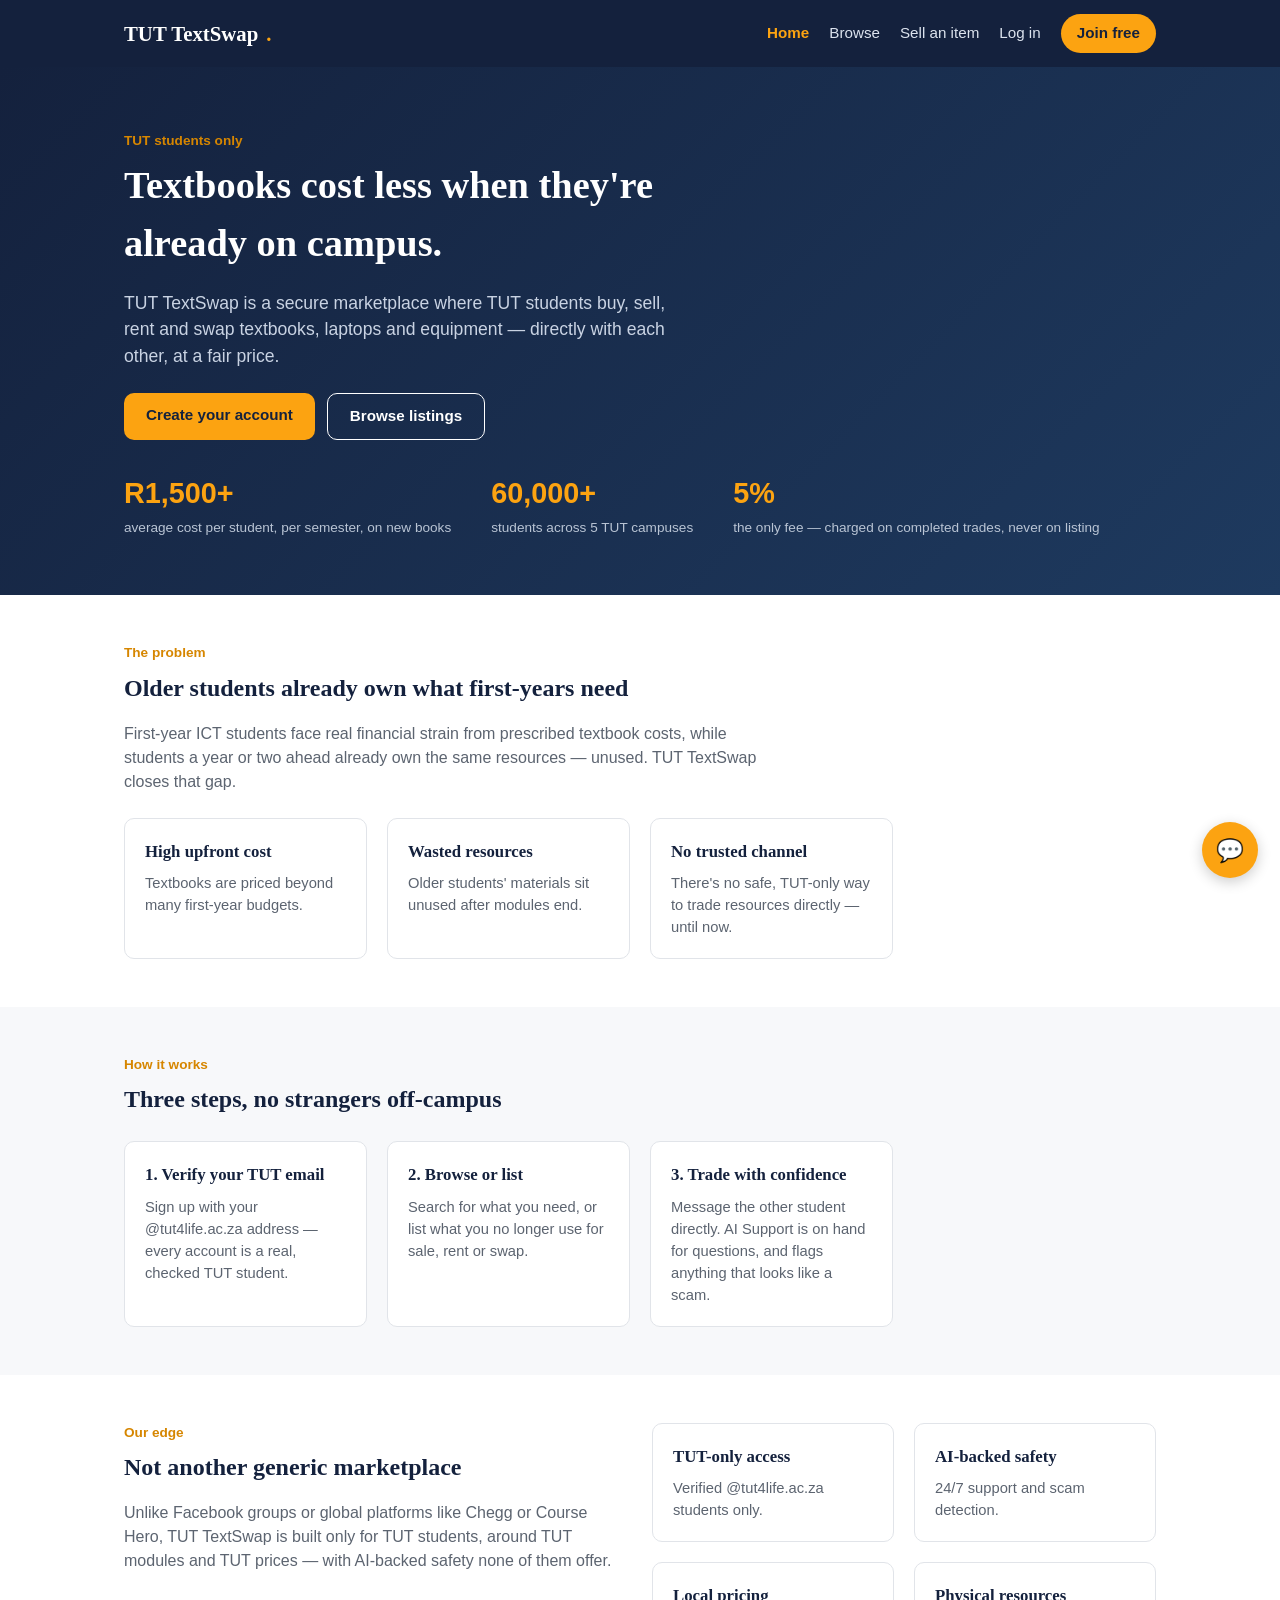
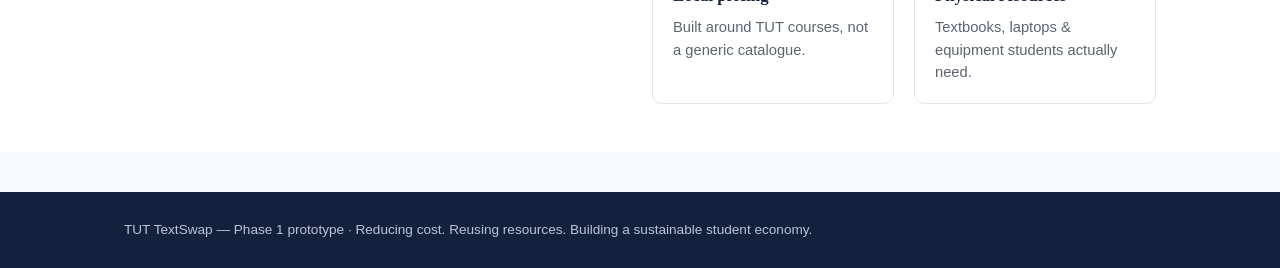
<file: index.html>
<!DOCTYPE html>
<html lang="en">
<head>
<meta charset="UTF-8">
<meta name="viewport" content="width=device-width, initial-scale=1">
<title>TUT TextSwap — Buy, sell, rent &amp; swap with TUT students</title>
<link rel="stylesheet" href="css/style.css">
</head>
<body>

<nav class="topnav">
  <div class="container">
    <div class="brand">TUT TextSwap<span class="dot">.</span></div>
    <div class="navlinks">
      <a href="index.html" class="active">Home</a>
      <a href="browse.html">Browse</a>
      <a href="sell.html">Sell an item</a>
      <span id="nav-user"></span>
      <a href="register.html" class="pill">Join free</a>
    </div>
  </div>
</nav>

<header class="hero">
  <div class="container">
    <div class="section-label">TUT students only</div>
    <h1>Textbooks cost less when they're already on campus.</h1>
    <p class="lead">TUT TextSwap is a secure marketplace where TUT students buy, sell, rent and swap textbooks, laptops and equipment — directly with each other, at a fair price.</p>
    <div style="margin-top:24px; display:flex; gap:12px; flex-wrap:wrap;">
      <a href="register.html" class="btn btn-primary">Create your account</a>
      <a href="browse.html" class="btn btn-outline">Browse listings</a>
    </div>
    <div class="stat-row">
      <div class="stat"><b>R1,500+</b><span>average cost per student, per semester, on new books</span></div>
      <div class="stat"><b>60,000+</b><span>students across 5 TUT campuses</span></div>
      <div class="stat"><b>5%</b><span>the only fee — charged on completed trades, never on listing</span></div>
    </div>
  </div>
</header>

<section class="alt">
  <div class="container">
    <div class="section-label">The problem</div>
    <h2>Older students already own what first-years need</h2>
    <p style="max-width:640px; color:var(--muted);">First-year ICT students face real financial strain from prescribed textbook costs, while students a year or two ahead already own the same resources — unused. TUT TextSwap closes that gap.</p>
    <div class="grid" style="margin-top:24px;">
      <div class="card"><h3>High upfront cost</h3><p>Textbooks are priced beyond many first-year budgets.</p></div>
      <div class="card"><h3>Wasted resources</h3><p>Older students' materials sit unused after modules end.</p></div>
      <div class="card"><h3>No trusted channel</h3><p>There's no safe, TUT-only way to trade resources directly — until now.</p></div>
    </div>
  </div>
</section>

<section>
  <div class="container">
    <div class="section-label">How it works</div>
    <h2>Three steps, no strangers off-campus</h2>
    <div class="grid" style="margin-top:24px;">
      <div class="card"><h3>1. Verify your TUT email</h3><p>Sign up with your @tut4life.ac.za address — every account is a real, checked TUT student.</p></div>
      <div class="card"><h3>2. Browse or list</h3><p>Search for what you need, or list what you no longer use for sale, rent or swap.</p></div>
      <div class="card"><h3>3. Trade with confidence</h3><p>Message the other student directly. AI Support is on hand for questions, and flags anything that looks like a scam.</p></div>
    </div>
  </div>
</section>

<section class="alt">
  <div class="container two-col">
    <div>
      <div class="section-label">Our edge</div>
      <h2>Not another generic marketplace</h2>
      <p style="color:var(--muted);">Unlike Facebook groups or global platforms like Chegg or Course Hero, TUT TextSwap is built only for TUT students, around TUT modules and TUT prices — with AI-backed safety none of them offer.</p>
    </div>
    <div class="grid" style="grid-template-columns:1fr 1fr;">
      <div class="card"><h3>TUT-only access</h3><p>Verified @tut4life.ac.za students only.</p></div>
      <div class="card"><h3>AI-backed safety</h3><p>24/7 support and scam detection.</p></div>
      <div class="card"><h3>Local pricing</h3><p>Built around TUT courses, not a generic catalogue.</p></div>
      <div class="card"><h3>Physical resources</h3><p>Textbooks, laptops &amp; equipment students actually need.</p></div>
    </div>
  </div>
</section>

<footer>
  <div class="container">
    TUT TextSwap — Phase 1 prototype · Reducing cost. Reusing resources. Building a sustainable student economy.
  </div>
</footer>

<button id="chat-toggle" aria-label="Open AI Support chat">💬</button>
<div id="chat-window">
  <div id="chat-header"><span>AI Support</span><button id="chat-close">✕</button></div>
  <div id="chat-log"></div>
  <form id="chat-form" style="display:flex;" >
    <div id="chat-input-row" style="display:flex; width:100%;">
      <input id="chat-input" type="text" placeholder="Ask a question…" autocomplete="off">
      <button type="button" id="chat-mic" title="Record a voice message">🎤</button>
      <button type="submit">Send</button>
    </div>
  </form>
</div>

<script src="js/firebase-config.js"></script>
<script src="js/db.js"></script>
<script src="js/app.js"></script>
</body>
</html>
</file>
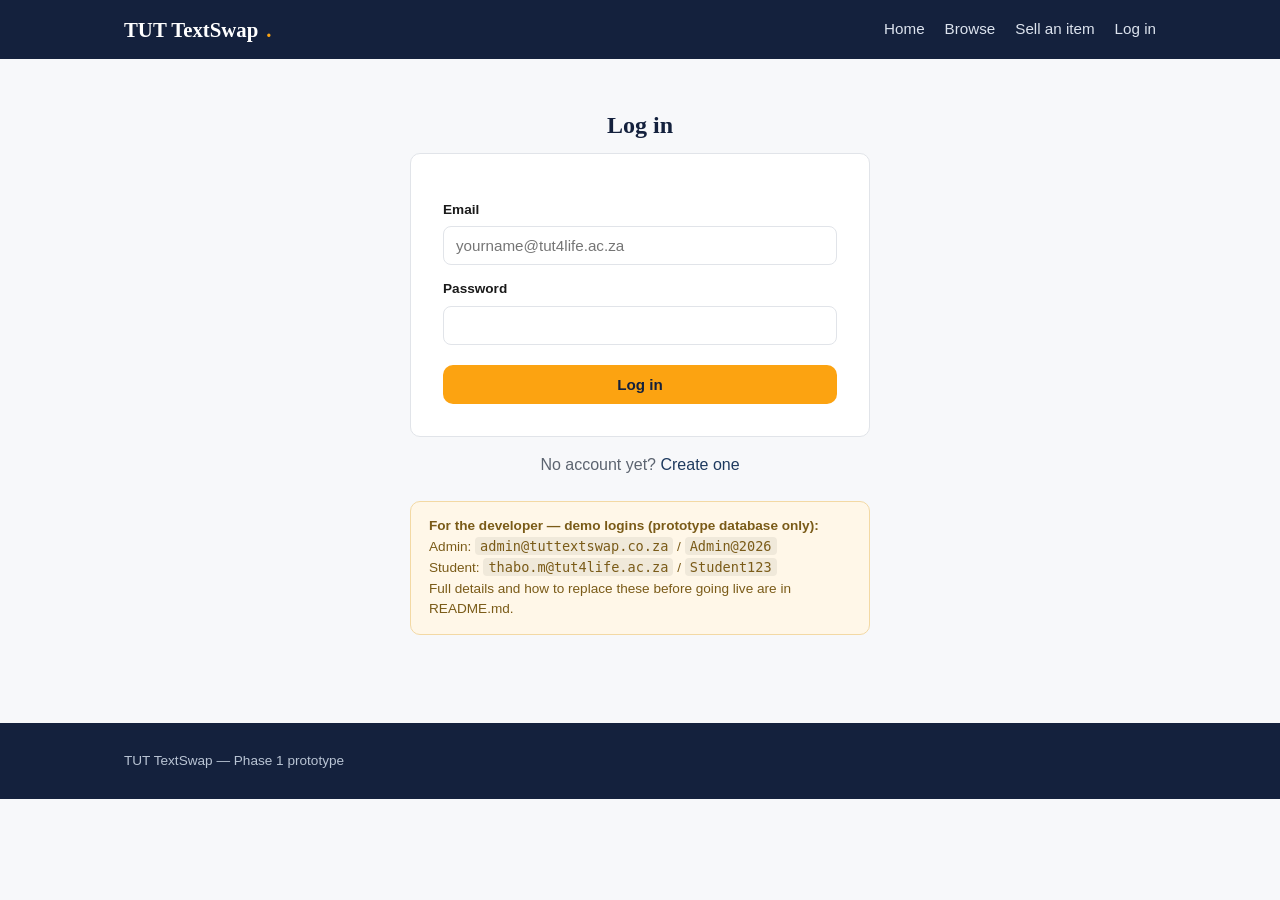
<file: admin.html>
<!DOCTYPE html>
<html lang="en">
<head>
<meta charset="UTF-8">
<meta name="viewport" content="width=device-width, initial-scale=1">
<title>Admin dashboard — TUT TextSwap</title>
<link rel="stylesheet" href="css/style.css">
</head>
<body>

<nav class="topnav">
  <div class="container">
    <div class="brand">TUT TextSwap<span class="dot">.</span></div>
    <div class="navlinks">
      <a href="index.html">Home</a>
      <a href="browse.html">Browse</a>
      <span id="nav-user"></span>
    </div>
  </div>
</nav>

<section>
  <div class="container">
    <h1>Admin dashboard</h1>
    <p style="color:var(--muted); margin-bottom:24px;">View platform reports, manage disputes, and flag suspicious users.</p>

    <div class="tabs">
      <button class="tab-btn active" data-tab="overview">Platform reports</button>
      <button class="tab-btn" data-tab="disputes">Disputes</button>
      <button class="tab-btn" data-tab="users">Users</button>
      <button class="tab-btn" data-tab="orders">Orders</button>
    </div>

    <div class="tab-panel active" id="tab-overview">
      <div class="grid">
        <div class="card"><h3 id="stat-users">0</h3><p>Registered students</p></div>
        <div class="card"><h3 id="stat-listings">0</h3><p>Active listings</p></div>
        <div class="card"><h3 id="stat-open">0</h3><p>Open disputes</p></div>
        <div class="card"><h3 id="stat-flagged">0</h3><p>Flagged users</p></div>
      </div>
    </div>

    <div class="tab-panel" id="tab-disputes">
      <table>
        <thead><tr><th>ID</th><th>Reporter</th><th>Reported user</th><th>Reason</th><th>Status</th><th></th></tr></thead>
        <tbody id="reports-table"></tbody>
      </table>
    </div>

    <div class="tab-panel" id="tab-users">
      <table>
        <thead><tr><th>Name</th><th>Email</th><th>Campus</th><th>Role</th><th>Status</th><th></th></tr></thead>
        <tbody id="users-table"></tbody>
      </table>
    </div>

    <div class="tab-panel" id="tab-orders">
      <table>
        <thead><tr><th>Order</th><th>Item</th><th>Type</th><th>Buyer</th><th>Seller</th><th>Amount</th><th>Platform fee</th></tr></thead>
        <tbody id="orders-table"></tbody>
      </table>
    </div>
  </div>
</section>

<footer>
  <div class="container">TUT TextSwap — Phase 1 prototype · Admin area</div>
</footer>

<script src="js/firebase-config.js"></script>
<script src="js/db.js"></script>
<script src="js/app.js"></script>
<script>
const session = DB.requireAdmin();

document.querySelectorAll(".tab-btn").forEach(btn => {
  btn.addEventListener("click", () => {
    document.querySelectorAll(".tab-btn").forEach(b => b.classList.remove("active"));
    document.querySelectorAll(".tab-panel").forEach(p => p.classList.remove("active"));
    btn.classList.add("active");
    document.getElementById("tab-" + btn.dataset.tab).classList.add("active");
  });
});

function renderStats() {
  const users = DB.getAllUsers();
  const listings = DB.getListings();
  const reports = DB.getReports();
  document.getElementById("stat-users").textContent = users.length;
  document.getElementById("stat-listings").textContent = listings.length;
  document.getElementById("stat-open").textContent = reports.filter(r => r.status === "open").length;
  document.getElementById("stat-flagged").textContent = users.filter(u => u.flagged).length;
}

function renderReports() {
  const reports = DB.getReports();
  const tbody = document.getElementById("reports-table");
  if (reports.length === 0) {
    tbody.innerHTML = `<tr><td colspan="6" class="empty-state">No reports filed.</td></tr>`;
    return;
  }
  tbody.innerHTML = reports.map(r => `
    <tr>
      <td>${r.id}</td>
      <td>${r.reporterEmail}</td>
      <td>${r.targetEmail}</td>
      <td>${r.reason}</td>
      <td class="${r.status === 'open' ? 'status-open' : 'status-resolved'}">${r.status}</td>
      <td>
        ${r.status === 'open' ? `<button class="btn btn-navy" style="padding:6px 12px; font-size:0.8rem;" onclick="resolveReport('${r.id}')">Resolve</button>
        <button class="btn btn-danger" style="padding:6px 12px; font-size:0.8rem;" onclick="flagUser('${r.targetEmail}')">Flag user</button>` : "—"}
      </td>
    </tr>`).join("");
}

function renderUsers() {
  const users = DB.getAllUsers();
  const tbody = document.getElementById("users-table");
  tbody.innerHTML = users.map(u => `
    <tr>
      <td>${u.name}</td>
      <td>${u.email}</td>
      <td>${u.campus}</td>
      <td>${u.role}</td>
      <td class="${u.flagged ? 'status-open' : 'status-resolved'}">${u.flagged ? 'Flagged' : 'Active'}</td>
      <td>
        ${u.role !== 'admin' ? (u.flagged
          ? `<button class="btn btn-navy" style="padding:6px 12px; font-size:0.8rem;" onclick="unflagUser('${u.email}')">Unflag</button>`
          : `<button class="btn btn-danger" style="padding:6px 12px; font-size:0.8rem;" onclick="flagUser('${u.email}')">Flag</button>`) : "—"}
      </td>
    </tr>`).join("");
}

function renderOrders() {
  const orders = DB.getOrders();
  const tbody = document.getElementById("orders-table");
  if (orders.length === 0) {
    tbody.innerHTML = `<tr><td colspan="7" class="empty-state">No orders yet.</td></tr>`;
    return;
  }
  tbody.innerHTML = orders.map(o => `
    <tr>
      <td>${o.id}</td>
      <td>${o.listingTitle}</td>
      <td>${o.listingType === 'rent' ? 'Rent' : 'Sale'}</td>
      <td>${o.buyerEmail}</td>
      <td>${o.sellerEmail}</td>
      <td>R${o.amount.toFixed(2)}</td>
      <td>R${o.platformFee.toFixed(2)}</td>
    </tr>`).join("");
}

function resolveReport(id) { DB.resolveReport(id); refresh(); }
function flagUser(email) { DB.flagUser(email); refresh(); }
function unflagUser(email) { DB.unflagUser(email); refresh(); }

function refresh() { renderStats(); renderReports(); renderUsers(); renderOrders(); }
document.addEventListener("DOMContentLoaded", refresh);
</script>
</body>
</html>
</file>
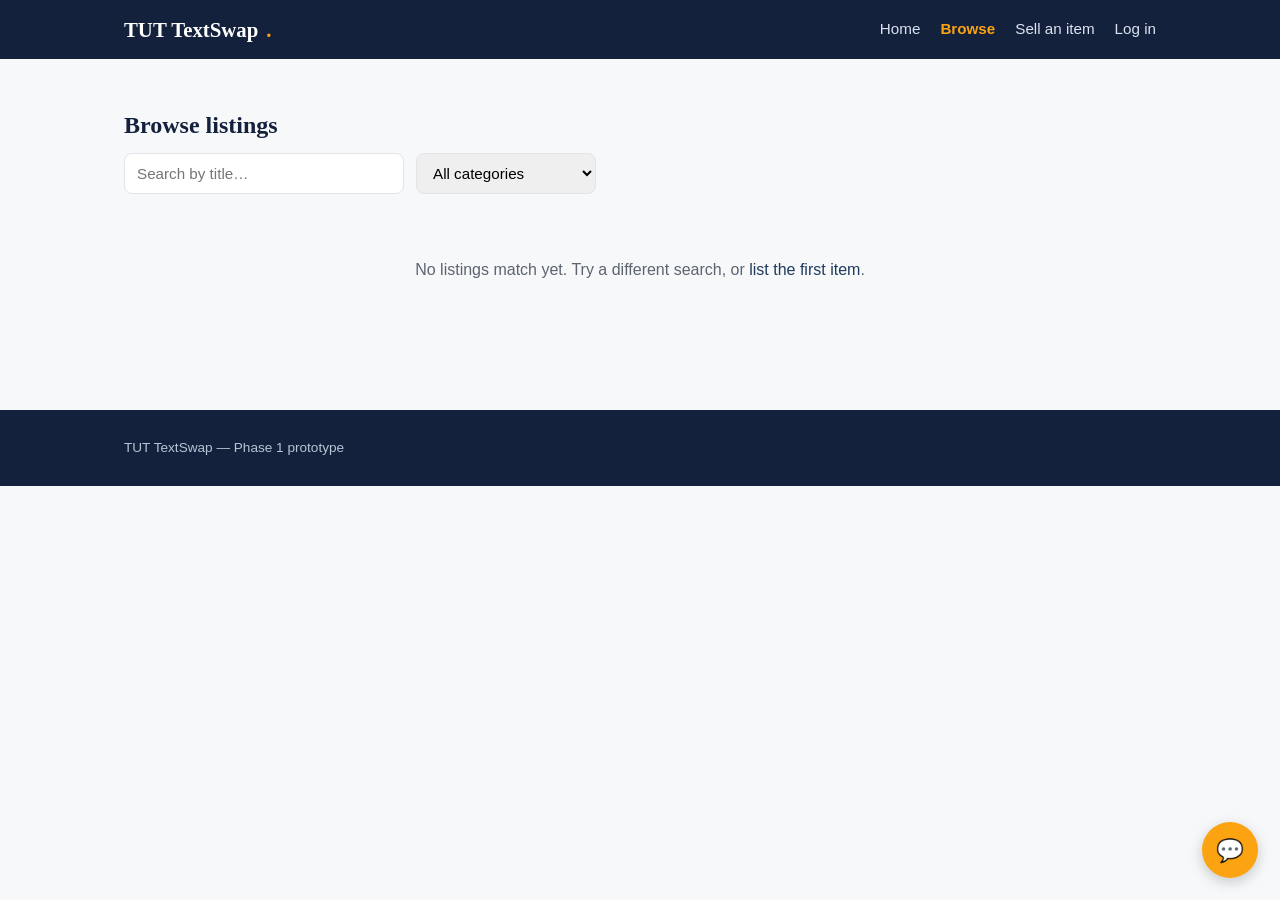
<file: browse.html>
<!DOCTYPE html>
<html lang="en">
<head>
<meta charset="UTF-8">
<meta name="viewport" content="width=device-width, initial-scale=1">
<title>Browse listings — TUT TextSwap</title>
<link rel="stylesheet" href="css/style.css">
</head>
<body>

<nav class="topnav">
  <div class="container">
    <div class="brand">TUT TextSwap<span class="dot">.</span></div>
    <div class="navlinks">
      <a href="index.html">Home</a>
      <a href="browse.html" class="active">Browse</a>
      <a href="sell.html">Sell an item</a>
      <span id="nav-user"></span>
    </div>
  </div>
</nav>

<section>
  <div class="container">
    <h1>Browse listings</h1>
    <div style="display:flex; gap:12px; flex-wrap:wrap; margin-bottom:24px;">
      <input id="search" type="text" placeholder="Search by title…" style="max-width:280px;">
      <select id="category-filter" style="max-width:180px;">
        <option value="">All categories</option>
        <option value="Textbook">Textbook</option>
        <option value="Equipment">Equipment</option>
        <option value="Laptop">Laptop</option>
      </select>
    </div>
    <div id="listings" class="grid"></div>
  </div>
</section>

<footer>
  <div class="container">TUT TextSwap — Phase 1 prototype</div>
</footer>

<button id="chat-toggle" aria-label="Open AI Support chat">💬</button>
<div id="chat-window">
  <div id="chat-header"><span>AI Support</span><button id="chat-close">✕</button></div>
  <div id="chat-log"></div>
  <form id="chat-form" style="display:flex;">
    <div id="chat-input-row" style="display:flex; width:100%;">
      <input id="chat-input" type="text" placeholder="Ask a question…" autocomplete="off">
      <button type="button" id="chat-mic" title="Record a voice message">🎤</button>
      <button type="submit">Send</button>
    </div>
  </form>
</div>

<script src="js/firebase-config.js"></script>
<script src="js/db.js"></script>
<script src="js/app.js"></script>
<script>
function typeIcon(type) {
  return { sale: "📘", rent: "📖", swap: "🔁" }[type] || "📦";
}

function renderListings() {
  const search = document.getElementById("search").value;
  const category = document.getElementById("category-filter").value;
  const listings = DB.getListings({ search, category });
  const wrap = document.getElementById("listings");

  if (listings.length === 0) {
    wrap.innerHTML = `<div class="empty-state" style="grid-column:1/-1;">No listings match yet. Try a different search, or <a href="sell.html">list the first item</a>.</div>`;
    return;
  }

  wrap.innerHTML = listings.map(l => {
    const seller = DB.getAllUsers().find(u => u.email === l.sellerEmail);
    const thumb = l.coverImage
      ? `<img class="listing-cover" src="${l.coverImage}" alt="${l.title} cover">`
      : `<div class="listing-thumb">${typeIcon(l.type)}</div>`;
    return `
      <div class="listing-card">
        ${thumb}
        <div class="listing-body">
          <span class="badge ${l.type === 'rent' ? 'rent' : l.type === 'sale' ? 'sale' : ''}">${l.type.toUpperCase()}</span>
          <h3>${l.title}</h3>
          <div class="listing-price">R${l.price}${l.type === 'rent' ? ' / semester' : ''}</div>
          <div class="listing-meta">${l.category} · listed by ${seller ? seller.name : 'a TUT student'} (${seller ? seller.campus : ''})</div>
          <p style="color:var(--muted); font-size:0.85rem;">${l.description}</p>
          ${l.type === 'swap'
            ? `<button class="btn btn-navy btn-block" style="margin-top:8px;" onclick="contactSeller('${l.sellerEmail}', '${l.title.replace(/'/g, "\\'")}')">Propose a swap</button>`
            : `<a class="btn btn-primary btn-block" style="margin-top:8px;" href="checkout.html?id=${l.id}">${l.type === 'rent' ? 'Rent now' : 'Buy now'} — R${l.price}</a>`}
        </div>
      </div>`;
  }).join("");
}

function contactSeller(email, title) {
  const session = DB.currentSession();
  if (!session) { alert("Log in first to contact a seller."); window.location.href = "login.html"; return; }
  alert(`In the full build, this opens a message thread with ${email} about "${title}". For now: an automated email would be sent to the seller, per the platform's IPO design.`);
}

document.getElementById("search").addEventListener("input", renderListings);
document.getElementById("category-filter").addEventListener("change", renderListings);
document.addEventListener("DOMContentLoaded", renderListings);
</script>
</body>
</html>
</file>
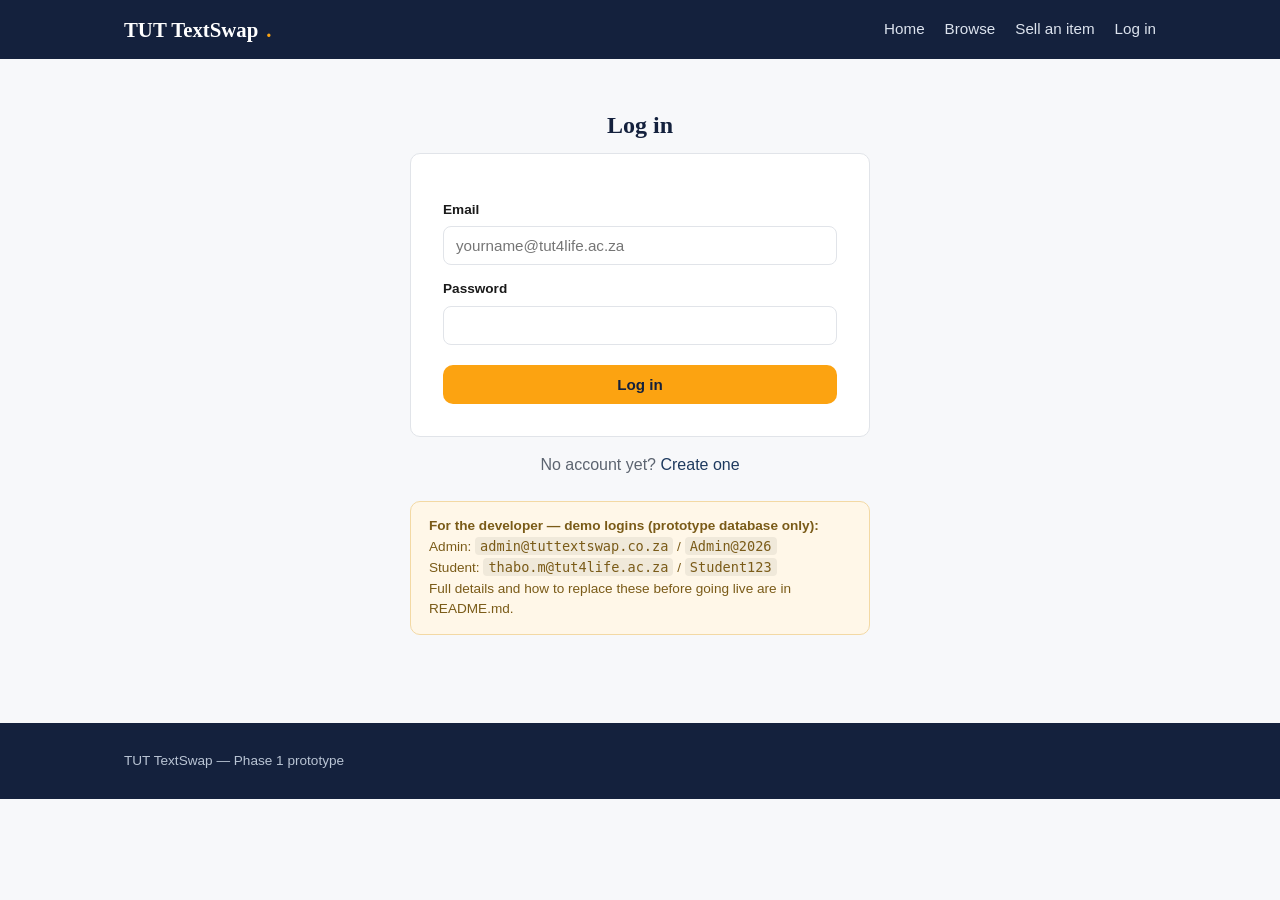
<file: checkout.html>
<!DOCTYPE html>
<html lang="en">
<head>
<meta charset="UTF-8">
<meta name="viewport" content="width=device-width, initial-scale=1">
<title>Checkout — TUT TextSwap</title>
<link rel="stylesheet" href="css/style.css">
<style>
  .order-summary { background: white; border: 1px solid var(--line); border-radius: var(--radius); padding: 20px; margin-bottom: 20px; }
  .order-summary .row { display: flex; justify-content: space-between; padding: 6px 0; font-size: 0.92rem; }
  .order-summary .row.total { border-top: 1px solid var(--line); margin-top: 8px; padding-top: 12px; font-weight: 700; font-size: 1.05rem; color: var(--navy); }
  .card-row { display: flex; gap: 10px; }
  .card-row > div { flex: 1; }
  .receipt-icon { font-size: 2.6rem; text-align: center; }
</style>
</head>
<body>

<nav class="topnav">
  <div class="container">
    <div class="brand">TUT TextSwap<span class="dot">.</span></div>
    <div class="navlinks">
      <a href="index.html">Home</a>
      <a href="browse.html">Browse</a>
      <a href="sell.html">Sell an item</a>
      <span id="nav-user"></span>
    </div>
  </div>
</nav>

<section>
  <div class="container" style="max-width:520px;">

    <div id="checkout-view">
      <h1 style="text-align:center;">Checkout</h1>
      <div id="order-summary" class="order-summary"></div>

      <form id="pay-form" class="form-card" style="max-width:100%;">
        <label for="card-name">Name on card</label>
        <input id="card-name" type="text" required placeholder="As printed on the card">

        <label for="card-number">Card number</label>
        <input id="card-number" type="text" required inputmode="numeric" maxlength="19" placeholder="4242 4242 4242 4242">

        <div class="card-row">
          <div>
            <label for="card-expiry">Expiry</label>
            <input id="card-expiry" type="text" required maxlength="5" placeholder="MM/YY">
          </div>
          <div>
            <label for="card-cvc">CVC</label>
            <input id="card-cvc" type="text" required maxlength="4" placeholder="123">
          </div>
        </div>

        <button id="pay-btn" type="submit" class="btn btn-primary btn-block" style="margin-top:20px;">Pay now</button>
        <div id="form-msg" class="form-msg"></div>
        <div class="help-text" style="text-align:center; margin-top:10px;">This is a prototype — no real card is charged. Any 16-digit number works.</div>
      </form>
    </div>

    <div id="receipt-view" class="form-card" style="display:none;">
      <div class="receipt-icon">✅</div>
      <h2 style="text-align:center;">Payment successful</h2>
      <div id="receipt-body"></div>
      <a href="browse.html" class="btn btn-navy btn-block" style="margin-top:20px;">Back to Browse</a>
    </div>

    <div id="empty-view" class="empty-state" style="display:none;"></div>
  </div>
</section>

<footer>
  <div class="container">TUT TextSwap — Phase 1 prototype</div>
</footer>

<script src="js/firebase-config.js"></script>
<script src="js/db.js"></script>
<script src="js/app.js"></script>
<script>
const session = DB.requireLogin();

const params = new URLSearchParams(window.location.search);
const listingId = params.get("id");
const listing = listingId ? DB.getListingById(listingId) : null;

const checkoutView = document.getElementById("checkout-view");
const emptyView = document.getElementById("empty-view");

function showEmpty(message) {
  checkoutView.style.display = "none";
  emptyView.style.display = "block";
  emptyView.textContent = message;
}

if (!listing) {
  showEmpty("That listing couldn't be found. It may have already been bought, rented, or removed.");
} else if (listing.status !== "active") {
  showEmpty(`"${listing.title}" is no longer available — it's already ${listing.status}.`);
} else if (listing.sellerEmail === session.email) {
  showEmpty("You can't buy or rent your own listing.");
} else if (listing.type === "swap") {
  showEmpty("Swaps are arranged directly with the seller rather than paid for — use \"Contact seller\" on the listing instead.");
} else {
  const isRent = listing.type === "rent";
  const fee = Math.round(listing.price * 0.05 * 100) / 100;
  document.getElementById("order-summary").innerHTML = `
    <div class="row"><span>${listing.title}</span><span>${isRent ? "Rent (1 semester)" : "Purchase"}</span></div>
    <div class="row"><span>Item price</span><span>R${listing.price.toFixed(2)}</span></div>
    <div class="row"><span>Platform fee (5%)</span><span>R${fee.toFixed(2)} <span style="color:var(--muted);">(included)</span></span></div>
    <div class="row total"><span>Total due today</span><span>R${listing.price.toFixed(2)}</span></div>
  `;
  document.getElementById("pay-btn").textContent = isRent ? `Pay R${listing.price.toFixed(2)} & rent` : `Pay R${listing.price.toFixed(2)} & buy`;
}

// Auto-formats the card number into groups of 4 as the student types
document.getElementById("card-number").addEventListener("input", (e) => {
  e.target.value = e.target.value.replace(/[^\d]/g, "").replace(/(.{4})/g, "$1 ").trim().slice(0, 19);
});
// Auto-formats the expiry into MM/YY
document.getElementById("card-expiry").addEventListener("input", (e) => {
  let v = e.target.value.replace(/[^\d]/g, "").slice(0, 4);
  if (v.length > 2) v = v.slice(0, 2) + "/" + v.slice(2);
  e.target.value = v;
});

document.getElementById("pay-form").addEventListener("submit", function (e) {
  e.preventDefault();
  const msg = document.getElementById("form-msg");
  const payBtn = document.getElementById("pay-btn");
  payBtn.disabled = true;
  payBtn.textContent = "Processing…";

  // Simulates the short delay of a real payment gateway round-trip
  setTimeout(() => {
    const result = DB.payForListing({
      listingId: listing.id,
      buyerEmail: session.email,
      cardName: document.getElementById("card-name").value,
      cardNumber: document.getElementById("card-number").value,
      expiry: document.getElementById("card-expiry").value,
      cvc: document.getElementById("card-cvc").value
    });

    if (!result.ok) {
      msg.textContent = result.error;
      msg.className = "form-msg show error";
      payBtn.disabled = false;
      payBtn.textContent = isRentLabel();
      return;
    }

    const o = result.order;
    document.getElementById("checkout-view").style.display = "none";
    document.getElementById("receipt-view").style.display = "block";
    document.getElementById("receipt-body").innerHTML = `
      <div class="order-summary">
        <div class="row"><span>Order</span><span>${o.id}</span></div>
        <div class="row"><span>Item</span><span>${o.listingTitle}</span></div>
        <div class="row"><span>Paid with card ending</span><span>•••• ${o.cardLast4}</span></div>
        <div class="row total"><span>Total paid</span><span>R${o.amount.toFixed(2)}</span></div>
      </div>
      <p style="text-align:center; color:var(--muted); font-size:0.88rem;">The seller receives R${o.sellerPayout.toFixed(2)} after TUT TextSwap's 5% fee. ${o.listingType === "rent" ? "Arrange collection and the return date directly with the seller." : "Arrange collection directly with the seller."}</p>
    `;
  }, 700);
});

function isRentLabel() {
  return listing.type === "rent" ? `Pay R${listing.price.toFixed(2)} & rent` : `Pay R${listing.price.toFixed(2)} & buy`;
}
</script>
</body>
</html>
</file>
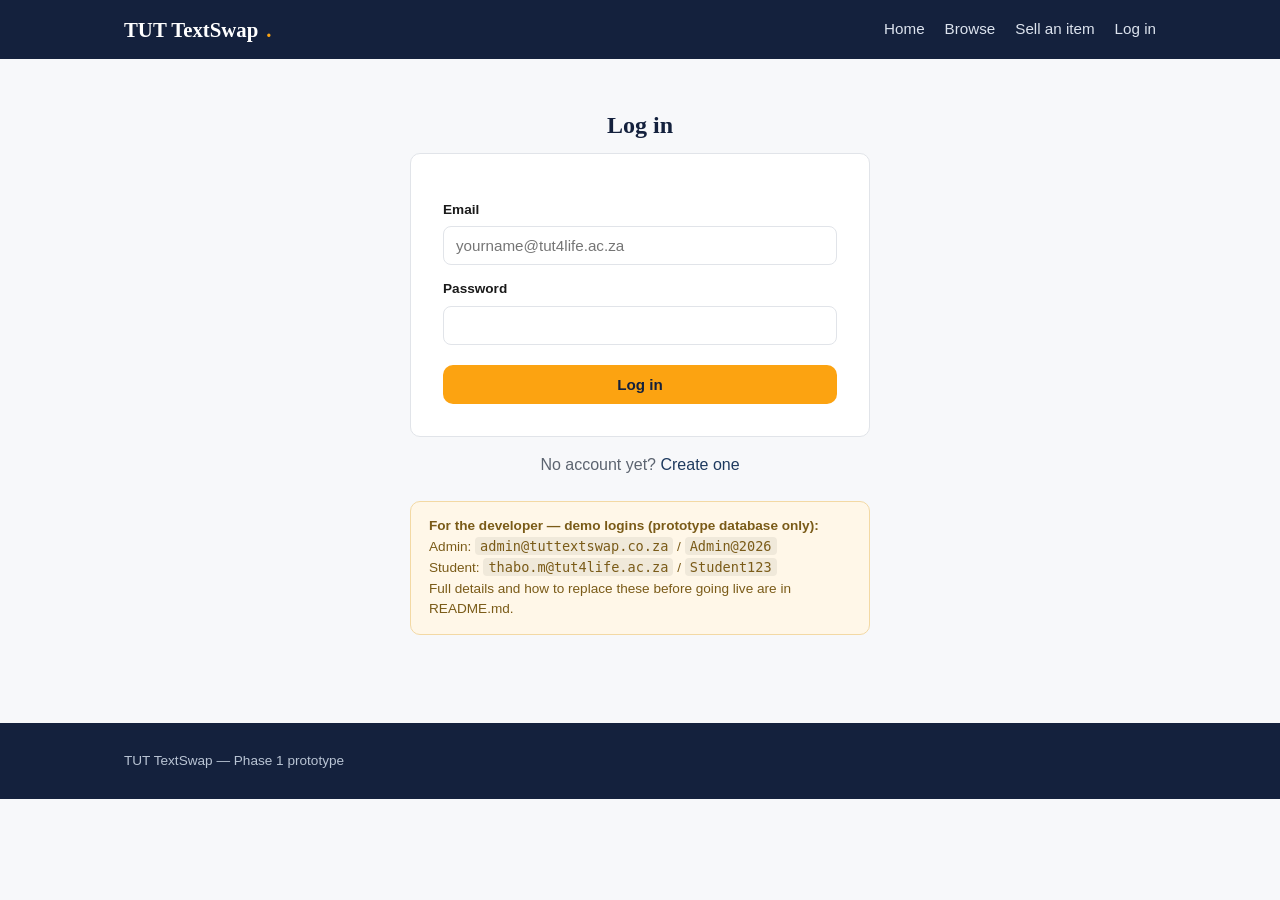
<file: login.html>
<!DOCTYPE html>
<html lang="en">
<head>
<meta charset="UTF-8">
<meta name="viewport" content="width=device-width, initial-scale=1">
<title>Log in — TUT TextSwap</title>
<link rel="stylesheet" href="css/style.css">
</head>
<body>

<nav class="topnav">
  <div class="container">
    <div class="brand">TUT TextSwap<span class="dot">.</span></div>
    <div class="navlinks">
      <a href="index.html">Home</a>
      <a href="browse.html">Browse</a>
      <a href="sell.html">Sell an item</a>
      <span id="nav-user"></span>
    </div>
  </div>
</nav>

<section>
  <div class="container">
    <h1 style="text-align:center;">Log in</h1>
    <form id="login-form" class="form-card">
      <label for="email">Email</label>
      <input id="email" type="email" required placeholder="yourname@tut4life.ac.za">

      <label for="password">Password</label>
      <input id="password" type="password" required>

      <button type="submit" class="btn btn-primary btn-block" style="margin-top:20px;">Log in</button>
      <div id="form-msg" class="form-msg"></div>
    </form>

    <p style="text-align:center; margin-top:16px; color:var(--muted);">No account yet? <a href="register.html">Create one</a></p>

    <div class="note-box" style="max-width:460px; margin:24px auto 0;">
      <strong>For the developer — demo logins (prototype database only):</strong><br>
      Admin: <code>admin@tuttextswap.co.za</code> / <code>Admin@2026</code><br>
      Student: <code>thabo.m@tut4life.ac.za</code> / <code>Student123</code><br>
      Full details and how to replace these before going live are in README.md.
    </div>
  </div>
</section>

<footer>
  <div class="container">TUT TextSwap — Phase 1 prototype</div>
</footer>

<script src="js/firebase-config.js"></script>
<script src="js/db.js"></script>
<script src="js/app.js"></script>
<script>
document.getElementById("login-form").addEventListener("submit", function (e) {
  e.preventDefault();
  const msg = document.getElementById("form-msg");
  const result = DB.login(
    document.getElementById("email").value.trim(),
    document.getElementById("password").value
  );
  if (result.ok) {
    window.location.href = result.user.role === "admin" ? "admin.html" : "browse.html";
  } else {
    msg.textContent = result.error;
    msg.className = "form-msg show error";
  }
});
</script>
</body>
</html>
</file>
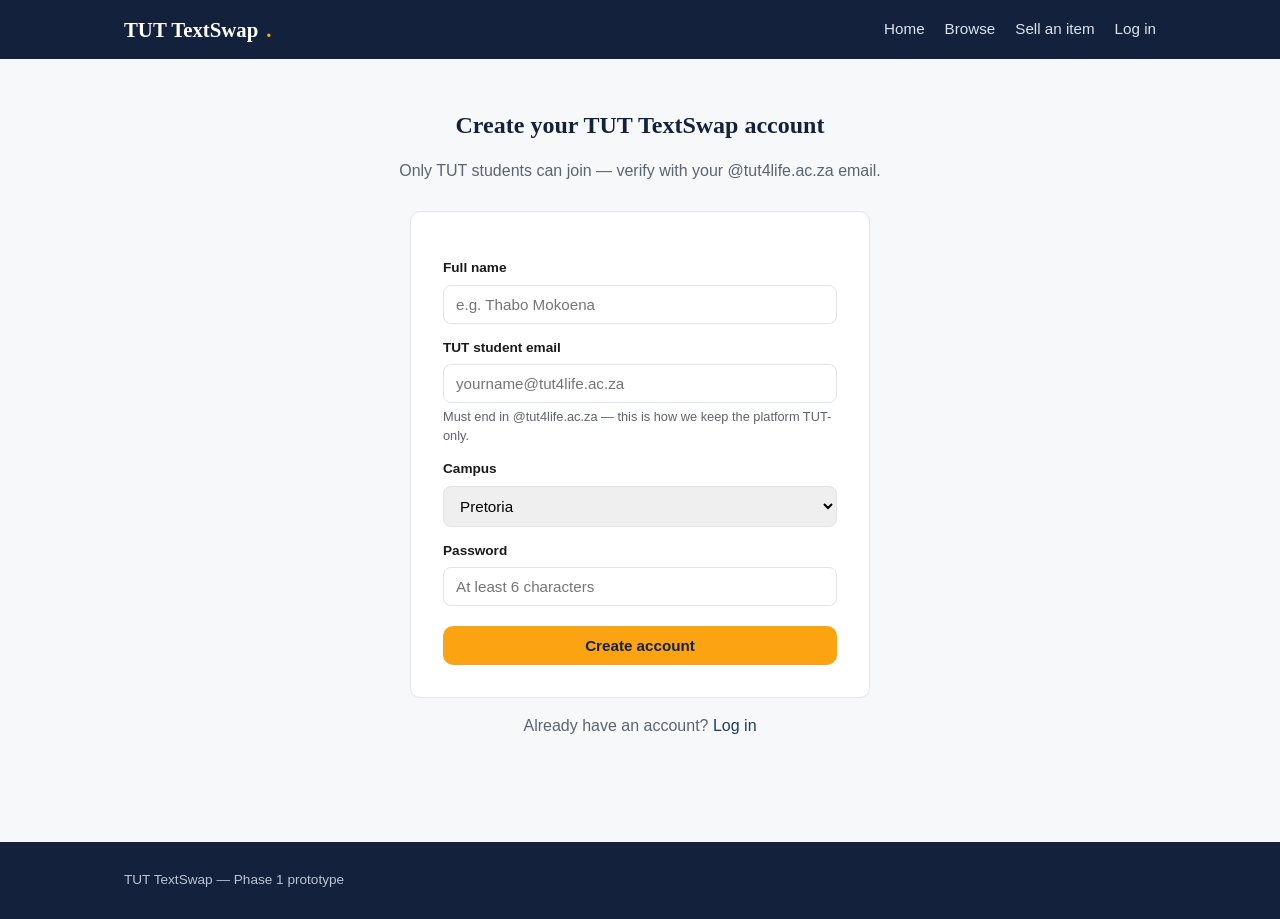
<file: register.html>
<!DOCTYPE html>
<html lang="en">
<head>
<meta charset="UTF-8">
<meta name="viewport" content="width=device-width, initial-scale=1">
<title>Create your account — TUT TextSwap</title>
<link rel="stylesheet" href="css/style.css">
</head>
<body>

<nav class="topnav">
  <div class="container">
    <div class="brand">TUT TextSwap<span class="dot">.</span></div>
    <div class="navlinks">
      <a href="index.html">Home</a>
      <a href="browse.html">Browse</a>
      <a href="sell.html">Sell an item</a>
      <span id="nav-user"></span>
    </div>
  </div>
</nav>

<section>
  <div class="container">
    <h1 style="text-align:center;">Create your TUT TextSwap account</h1>
    <p style="text-align:center; color:var(--muted); margin-bottom:28px;">Only TUT students can join — verify with your @tut4life.ac.za email.</p>

    <form id="register-form" class="form-card">
      <label for="name">Full name</label>
      <input id="name" type="text" required placeholder="e.g. Thabo Mokoena">

      <label for="email">TUT student email</label>
      <input id="email" type="email" required placeholder="yourname@tut4life.ac.za">
      <div class="help-text">Must end in @tut4life.ac.za — this is how we keep the platform TUT-only.</div>

      <label for="campus">Campus</label>
      <select id="campus" required>
        <option value="Pretoria">Pretoria</option>
        <option value="Soshanguve">Soshanguve</option>
        <option value="Ga-Rankuwa">Ga-Rankuwa</option>
        <option value="Mbombela">Mbombela</option>
        <option value="eMalahleni">eMalahleni</option>
      </select>

      <label for="password">Password</label>
      <input id="password" type="password" required minlength="6" placeholder="At least 6 characters">

      <button type="submit" class="btn btn-primary btn-block" style="margin-top:20px;">Create account</button>
      <div id="form-msg" class="form-msg"></div>
    </form>

    <p style="text-align:center; margin-top:16px; color:var(--muted);">Already have an account? <a href="login.html">Log in</a></p>
  </div>
</section>

<footer>
  <div class="container">TUT TextSwap — Phase 1 prototype</div>
</footer>

<script src="js/firebase-config.js"></script>
<script src="js/db.js"></script>
<script src="js/app.js"></script>
<script>
document.getElementById("register-form").addEventListener("submit", function (e) {
  e.preventDefault();
  const msg = document.getElementById("form-msg");
  const result = DB.register({
    name: document.getElementById("name").value.trim(),
    email: document.getElementById("email").value.trim(),
    campus: document.getElementById("campus").value,
    password: document.getElementById("password").value
  });
  if (result.ok) {
    msg.textContent = "Account created! Redirecting to login…";
    msg.className = "form-msg show success";
    setTimeout(() => window.location.href = "login.html", 1200);
  } else {
    msg.textContent = result.error;
    msg.className = "form-msg show error";
  }
});
</script>
</body>
</html>
</file>
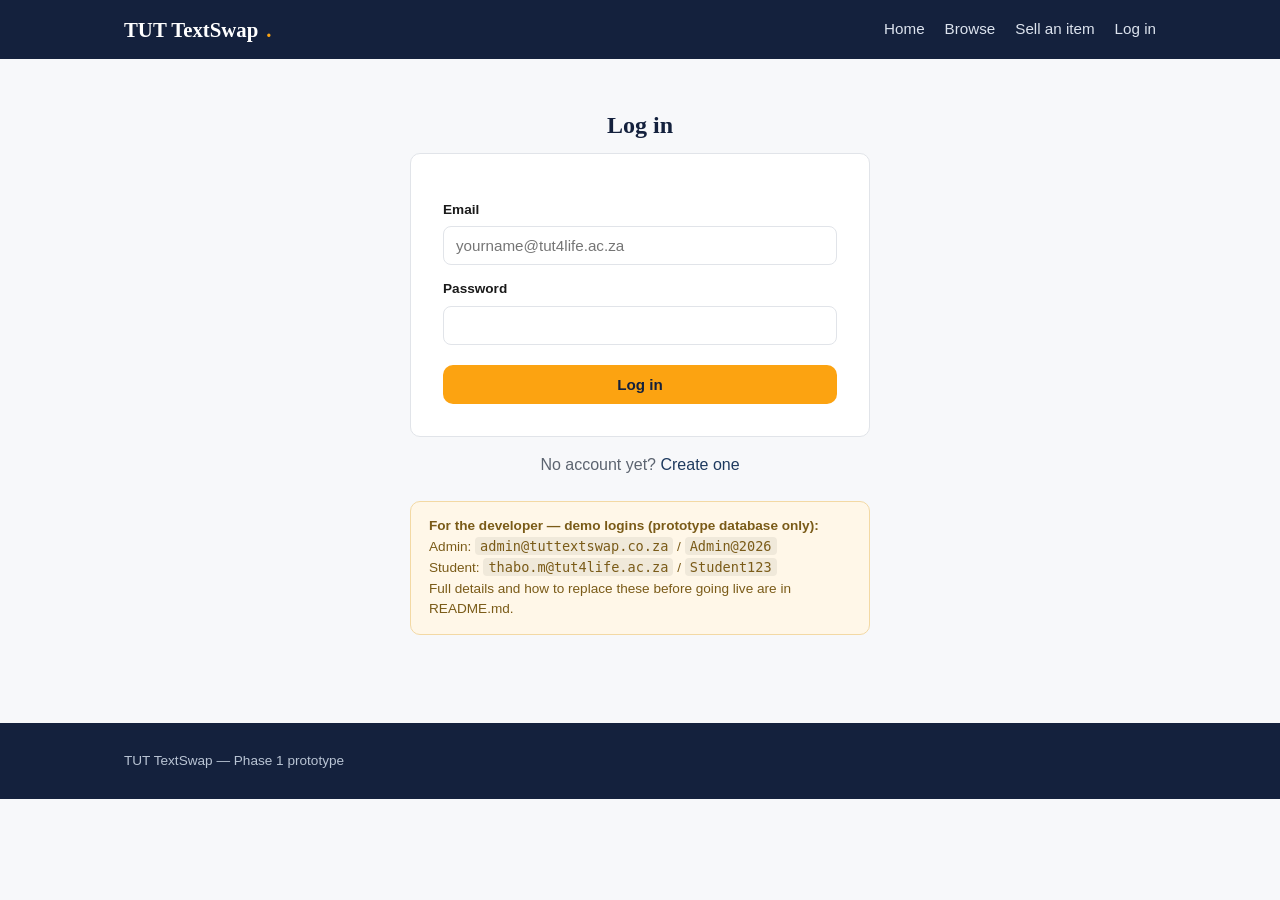
<file: sell.html>
<!DOCTYPE html>
<html lang="en">
<head>
<meta charset="UTF-8">
<meta name="viewport" content="width=device-width, initial-scale=1">
<title>Sell or rent an item — TUT TextSwap</title>
<link rel="stylesheet" href="css/style.css">
</head>
<body>

<nav class="topnav">
  <div class="container">
    <div class="brand">TUT TextSwap<span class="dot">.</span></div>
    <div class="navlinks">
      <a href="index.html">Home</a>
      <a href="browse.html">Browse</a>
      <a href="sell.html" class="active">Sell an item</a>
      <span id="nav-user"></span>
    </div>
  </div>
</nav>

<section>
  <div class="container">
    <h1 style="text-align:center;">List an item</h1>
    <p style="text-align:center; color:var(--muted); margin-bottom:28px;">Sell, rent out, or offer a swap on textbooks, laptops or equipment.</p>

    <form id="sell-form" class="form-card">
      <label for="title">Title</label>
      <input id="title" type="text" required placeholder="e.g. Programming Fundamentals (Java) — 3rd Ed.">

      <label for="category">Category</label>
      <select id="category" required>
        <option value="Textbook">Textbook</option>
        <option value="Equipment">Equipment</option>
        <option value="Laptop">Laptop</option>
      </select>

      <label for="type">Listing type</label>
      <select id="type" required>
        <option value="sale">For sale</option>
        <option value="rent">For rent</option>
        <option value="swap">For swap</option>
      </select>

      <label for="price">Price (ZAR)</label>
      <input id="price" type="number" min="0" required placeholder="e.g. 250">

      <label for="description">Description</label>
      <textarea id="description" rows="3" required placeholder="Condition, edition, what's included…"></textarea>

      <label for="photo">Cover photo (required)</label>
      <input id="photo" type="file" accept="image/*" required>
      <div class="help-text">A photo of the textbook's cover (or the item itself). Listings without a photo won't appear on Browse.</div>
      <img id="photo-preview" style="display:none; margin-top:10px; max-height:160px; border-radius:8px; border:1px solid var(--line);">

      <button type="submit" class="btn btn-primary btn-block" style="margin-top:20px;">Publish listing</button>
      <div id="form-msg" class="form-msg"></div>
    </form>
  </div>
</section>

<footer>
  <div class="container">TUT TextSwap — Phase 1 prototype</div>
</footer>

<script src="js/firebase-config.js"></script>
<script src="js/db.js"></script>
<script src="js/app.js"></script>
<script>
const session = DB.requireLogin();

// Resize/compress the chosen photo in the browser before it's stored, so a
// phone photo (often several MB) doesn't blow through localStorage's quota.
// Returns a JPEG data URL, or null if no file was chosen.
function readCoverImage(file) {
  return new Promise((resolve, reject) => {
    if (!file) { resolve(null); return; }
    const reader = new FileReader();
    reader.onerror = () => reject(new Error("Couldn't read that image file."));
    reader.onload = () => {
      const img = new Image();
      img.onerror = () => reject(new Error("That file doesn't look like a valid image."));
      img.onload = () => {
        const maxWidth = 500;
        const scale = Math.min(1, maxWidth / img.width);
        const canvas = document.createElement("canvas");
        canvas.width = img.width * scale;
        canvas.height = img.height * scale;
        canvas.getContext("2d").drawImage(img, 0, 0, canvas.width, canvas.height);
        resolve(canvas.toDataURL("image/jpeg", 0.8));
      };
      img.src = reader.result;
    };
    reader.readAsDataURL(file);
  });
}

const photoInput = document.getElementById("photo");
const photoPreview = document.getElementById("photo-preview");
photoInput.addEventListener("change", async () => {
  const file = photoInput.files[0];
  if (!file) { photoPreview.style.display = "none"; return; }
  try {
    photoPreview.src = await readCoverImage(file);
    photoPreview.style.display = "block";
  } catch (err) {
    photoPreview.style.display = "none";
  }
});

document.getElementById("sell-form").addEventListener("submit", async function (e) {
  e.preventDefault();
  const msg = document.getElementById("form-msg");
  let coverImage;
  try {
    coverImage = await readCoverImage(photoInput.files[0]);
  } catch (err) {
    msg.textContent = err.message;
    msg.className = "form-msg show error";
    return;
  }
  const result = DB.addListing({
    title: document.getElementById("title").value.trim(),
    category: document.getElementById("category").value,
    type: document.getElementById("type").value,
    price: document.getElementById("price").value,
    description: document.getElementById("description").value.trim(),
    sellerEmail: session.email,
    coverImage
  });
  if (result.ok) {
    msg.textContent = "Listing published! Redirecting to Browse…";
    msg.className = "form-msg show success";
    setTimeout(() => window.location.href = "browse.html", 1000);
  } else {
    msg.textContent = result.error || "Something went wrong.";
    msg.className = "form-msg show error";
  }
});
</script>
</body>
</html>
</file>
<file: css/style.css>
/* TUT TextSwap — shared styles */

:root {
  --navy: #14213D;
  --navy-light: #1E3A5F;
  --amber: #FCA311;
  --amber-dark: #D68600;
  --paper: #F7F8FA;
  --ink: #1A1A1A;
  --muted: #5C6470;
  --line: #E1E4E9;
  --green: #2E7D5B;
  --red: #B3261E;
  --radius: 10px;
}

* { box-sizing: border-box; }

html, body {
  margin: 0;
  padding: 0;
  font-family: "Segoe UI", "Helvetica Neue", Arial, sans-serif;
  background: var(--paper);
  color: var(--ink);
  line-height: 1.5;
}

h1, h2, h3 {
  font-family: "Georgia", "Times New Roman", serif;
  margin: 0 0 0.4em 0;
  color: var(--navy);
}

a { color: var(--navy-light); text-decoration: none; }
a:hover { text-decoration: underline; }

.container {
  max-width: 1080px;
  margin: 0 auto;
  padding: 0 24px;
}

/* Top navigation */
.topnav {
  background: var(--navy);
  color: white;
  padding: 14px 0;
}
.topnav .container {
  display: flex;
  align-items: center;
  justify-content: space-between;
  flex-wrap: wrap;
  gap: 12px;
}
.brand {
  font-family: "Georgia", serif;
  font-size: 1.3rem;
  font-weight: bold;
  color: white;
  display: flex;
  align-items: center;
  gap: 8px;
}
.brand .dot { color: var(--amber); }
.navlinks {
  display: flex;
  gap: 20px;
  align-items: center;
  flex-wrap: wrap;
}
.navlinks a {
  color: #DCE3EE;
  font-size: 0.95rem;
}
.navlinks a.active { color: var(--amber); font-weight: 600; }
.navlinks .pill {
  background: var(--amber);
  color: var(--navy);
  padding: 8px 16px;
  border-radius: 999px;
  font-weight: 600;
}
.navlinks .pill:hover { background: var(--amber-dark); text-decoration: none; }
#nav-user { font-size: 0.9rem; color: #B9C4D4; }

/* Hero */
.hero {
  background: linear-gradient(135deg, var(--navy) 0%, var(--navy-light) 100%);
  color: white;
  padding: 64px 0 56px;
}
.hero h1 {
  color: white;
  font-size: 2.4rem;
  max-width: 640px;
}
.hero p.lead {
  color: #C9D3E3;
  font-size: 1.1rem;
  max-width: 560px;
}
.stat-row {
  display: flex;
  gap: 40px;
  margin-top: 32px;
  flex-wrap: wrap;
}
.stat-row .stat b {
  display: block;
  font-size: 1.8rem;
  color: var(--amber);
}
.stat-row .stat span {
  color: #B9C4D4;
  font-size: 0.85rem;
}

/* Buttons */
.btn {
  display: inline-block;
  padding: 11px 22px;
  border-radius: var(--radius);
  border: none;
  font-size: 0.95rem;
  font-weight: 600;
  cursor: pointer;
  text-align: center;
}
.btn-primary { background: var(--amber); color: var(--navy); }
.btn-primary:hover { background: var(--amber-dark); }
.btn-outline { background: transparent; border: 1px solid white; color: white; }
.btn-outline:hover { background: rgba(255,255,255,0.1); }
.btn-navy { background: var(--navy); color: white; }
.btn-navy:hover { background: var(--navy-light); }
.btn-danger { background: var(--red); color: white; }
.btn-block { width: 100%; }

section { padding: 48px 0; }
section.alt { background: white; }
.section-label {
  color: var(--amber-dark);
  font-weight: 600;
  font-size: 0.85rem;
  margin-bottom: 6px;
}

/* Cards */
.grid {
  display: grid;
  gap: 20px;
  grid-template-columns: repeat(auto-fill, minmax(240px, 1fr));
}
.card {
  background: white;
  border: 1px solid var(--line);
  border-radius: var(--radius);
  padding: 20px;
}
.card h3 { font-size: 1.05rem; margin-bottom: 8px; }
.card p { color: var(--muted); font-size: 0.92rem; margin: 0; }

/* Listings */
.listing-card {
  background: white;
  border: 1px solid var(--line);
  border-radius: var(--radius);
  overflow: hidden;
  display: flex;
  flex-direction: column;
}
.listing-thumb {
  height: 130px;
  background: #E9EDF3;
  display: flex;
  align-items: center;
  justify-content: center;
  font-size: 2.2rem;
  color: var(--navy-light);
}
.listing-cover {
  height: 130px;
  width: 100%;
  object-fit: cover;
  display: block;
  background: #E9EDF3;
}
.listing-body { padding: 16px; flex: 1; display: flex; flex-direction: column; gap: 6px; }
.listing-body h3 { font-size: 1rem; margin: 0; }
.listing-price { color: var(--green); font-weight: 700; font-size: 1.1rem; }
.listing-meta { color: var(--muted); font-size: 0.82rem; }
.badge {
  display: inline-block;
  font-size: 0.72rem;
  font-weight: 600;
  padding: 3px 9px;
  border-radius: 999px;
  background: #EDEFF3;
  color: var(--navy);
  width: fit-content;
}
.badge.rent { background: #FFF1D8; color: var(--amber-dark); }
.badge.sale { background: #E4F3EA; color: var(--green); }

/* Forms */
.form-card {
  background: white;
  border: 1px solid var(--line);
  border-radius: var(--radius);
  padding: 32px;
  max-width: 460px;
  margin: 0 auto;
}
label { display: block; font-size: 0.85rem; font-weight: 600; margin: 14px 0 6px; }
input, select, textarea {
  width: 100%;
  padding: 10px 12px;
  border: 1px solid var(--line);
  border-radius: 8px;
  font-size: 0.95rem;
  font-family: inherit;
}
textarea { resize: vertical; }
.help-text { font-size: 0.8rem; color: var(--muted); margin-top: 4px; }
.form-msg { margin-top: 14px; font-size: 0.9rem; padding: 10px 12px; border-radius: 8px; display: none; }
.form-msg.show { display: block; }
.form-msg.error { background: #FCEBEA; color: var(--red); }
.form-msg.success { background: #E4F3EA; color: var(--green); }

/* Tables (admin) */
table { width: 100%; border-collapse: collapse; background: white; }
th, td {
  text-align: left;
  padding: 10px 12px;
  border-bottom: 1px solid var(--line);
  font-size: 0.88rem;
}
th { color: var(--muted); font-weight: 600; font-size: 0.78rem; text-transform: uppercase; letter-spacing: 0.03em; }
tr:hover td { background: #FAFBFC; }
.status-open { color: var(--red); font-weight: 600; }
.status-resolved { color: var(--green); font-weight: 600; }

.tabs { display: flex; gap: 4px; border-bottom: 1px solid var(--line); margin-bottom: 20px; }
.tab-btn {
  background: none; border: none; padding: 10px 18px; cursor: pointer;
  font-size: 0.92rem; font-weight: 600; color: var(--muted); border-bottom: 3px solid transparent;
}
.tab-btn.active { color: var(--navy); border-bottom-color: var(--amber); }
.tab-panel { display: none; }
.tab-panel.active { display: block; }

.empty-state {
  text-align: center;
  padding: 40px 20px;
  color: var(--muted);
}

/* Chat widget */
#chat-toggle {
  position: fixed;
  bottom: 22px;
  right: 22px;
  background: var(--amber);
  color: var(--navy);
  border: none;
  width: 56px;
  height: 56px;
  border-radius: 50%;
  font-size: 1.4rem;
  cursor: pointer;
  box-shadow: 0 4px 14px rgba(0,0,0,0.2);
  z-index: 60;
}
#chat-window {
  position: fixed;
  bottom: 90px;
  right: 22px;
  width: 320px;
  max-height: 420px;
  background: white;
  border: 1px solid var(--line);
  border-radius: var(--radius);
  box-shadow: 0 10px 30px rgba(0,0,0,0.18);
  display: none;
  flex-direction: column;
  z-index: 60;
  overflow: hidden;
}
#chat-window.open { display: flex; }
#chat-header {
  background: var(--navy);
  color: white;
  padding: 12px 16px;
  font-weight: 600;
  font-size: 0.9rem;
  display: flex;
  justify-content: space-between;
  align-items: center;
}
#chat-header button { background: none; border: none; color: white; cursor: pointer; font-size: 1rem; }
#chat-log {
  flex: 1;
  overflow-y: auto;
  padding: 12px 14px;
  font-size: 0.86rem;
  display: flex;
  flex-direction: column;
  gap: 8px;
}
.chat-msg { padding: 8px 11px; border-radius: 10px; max-width: 85%; }
.chat-msg.bot { background: #EDEFF3; align-self: flex-start; }
.chat-msg.user { background: var(--navy); color: white; align-self: flex-end; }
#chat-input-row { display: flex; border-top: 1px solid var(--line); }
#chat-input-row input { border: none; border-radius: 0; flex: 1; }
#chat-input-row button { border: none; background: var(--amber); color: var(--navy); padding: 0 16px; cursor: pointer; font-weight: 600; }
#chat-mic {
  background: #EDEFF3;
  color: var(--navy);
  font-size: 1rem;
  padding: 0 14px;
}
#chat-mic:disabled { opacity: 0.4; cursor: not-allowed; }
#chat-mic.recording {
  background: var(--red);
  color: white;
  animation: mic-pulse 1.1s infinite;
}
@keyframes mic-pulse {
  0%, 100% { opacity: 1; }
  50% { opacity: 0.55; }
}
.chat-msg-audio { padding: 8px 10px; }
.chat-msg-audio audio { width: 220px; height: 32px; display: block; }
.chat-msg.user .chat-transcript { color: #DCE3EE; }
.chat-transcript { font-size: 0.78rem; color: var(--muted); margin-top: 4px; font-style: italic; }

footer {
  background: var(--navy);
  color: #B9C4D4;
  padding: 28px 0;
  font-size: 0.85rem;
  margin-top: 40px;
}

.two-col { display: grid; grid-template-columns: 1fr 1fr; gap: 24px; }
@media (max-width: 760px) {
  .two-col { grid-template-columns: 1fr; }
  .hero h1 { font-size: 1.8rem; }
  .navlinks { gap: 12px; }
}

.note-box {
  background: #FFF7E8;
  border: 1px solid #F3D9A4;
  border-radius: var(--radius);
  padding: 14px 18px;
  font-size: 0.85rem;
  color: #7A5B18;
  margin: 16px 0;
}
.note-box code { background: rgba(0,0,0,0.06); padding: 1px 5px; border-radius: 4px; }
</file>
